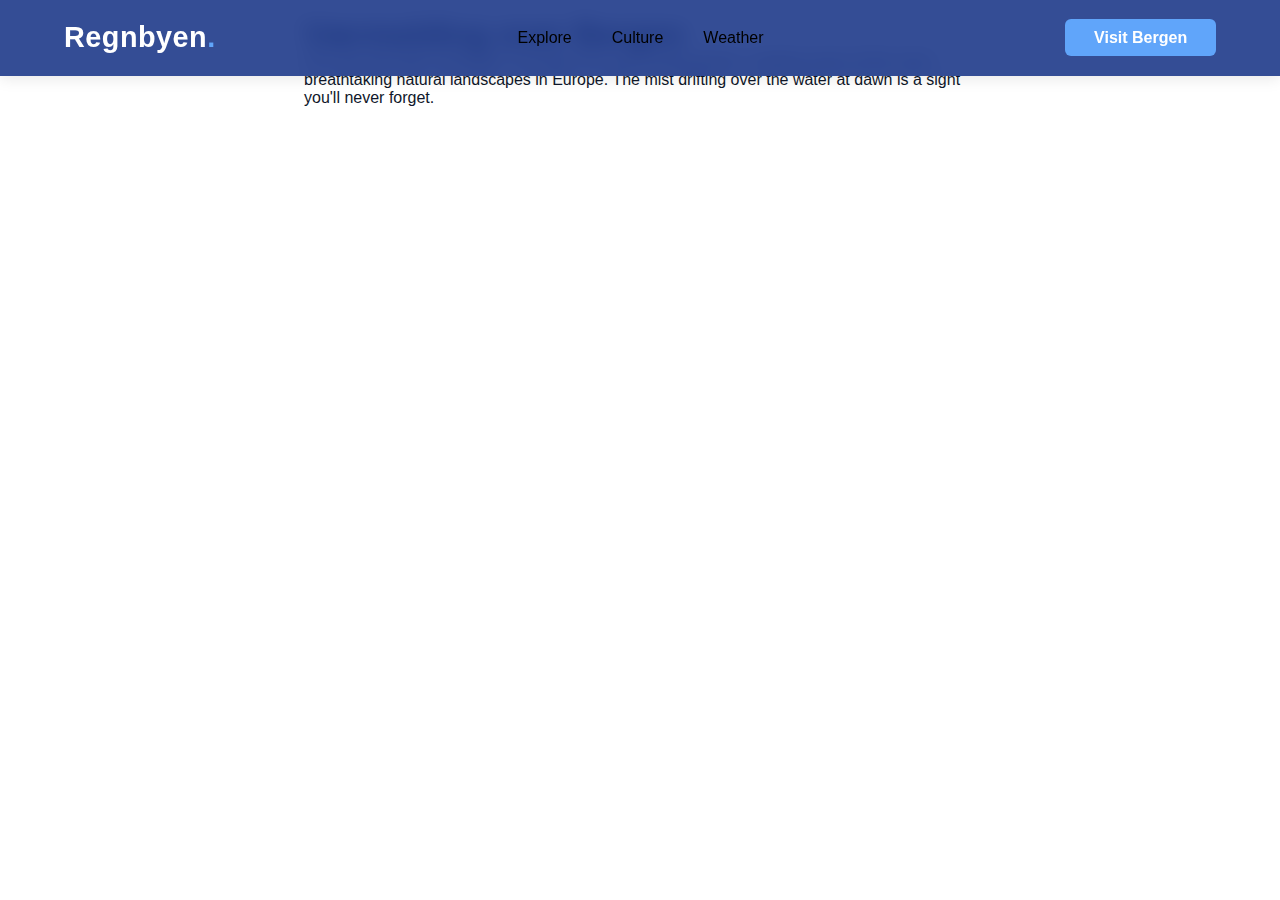
<file: article1.html>
<!-- article1.html -->
<!DOCTYPE html>
<html lang="en">
<head>
<meta charset="UTF-8">
<title>Regnbyen Bergen – Værmelding over Bergen</title>
<link rel="stylesheet" href="style.css">
</head>
<body>
<nav class="nav-container">
        <div class="nav-content">
            <a href="index.html" class="logo" style="font-size: 1.8rem; font-weight: 700; color: white; text-decoration: none;">Regnbyen<span style="color: var(--secondary);">.</span></a>
            
            <div class="nav-links">
                <div class="dropdown">
                    <span>Explore</span>
                    <div class="dropdown-menu">
                        <a href="#" class="dropdown-link">Landmarks</a>
                        <a href="#" class="dropdown-link">Neighborhoods</a>
                        <a href="#" class="dropdown-link">Hidden Gems</a>
                    </div>
                </div>
                
                <div class="dropdown">
                    <span>Culture</span>
                    <div class="dropdown-menu">
                        <a href="#" class="dropdown-link">Museums</a>
                        <a href="#" class="dropdown-link">Festivals</a>
                        <a href="#" class="dropdown-link">Cuisine</a>
                    </div>
                </div>
                
                <div class="dropdown">
                    <span>Weather</span>
                    <div class="dropdown-menu">
                        <a href="#" class="dropdown-link">Rainy Days Guide</a>
                        <a href="#" class="dropdown-link">Seasonal Patterns</a>
                        <a href="#" class="dropdown-link">What to Wear</a>
                    </div>
                </div>
            </div>
            
            <a href="#" class="nav-cta">Visit Bergen</a>
        </div>
    </nav>

<section class="article">
  <h1>Værmelding over Bergen</h1>
  <p>
    The rain that falls on Bergen nourishes the surrounding fjords, creating some of the most breathtaking natural landscapes in Europe. The mist drifting over the water at dawn is a sight you'll never forget.
  </p>
</section>
</body>
</html>
</file>
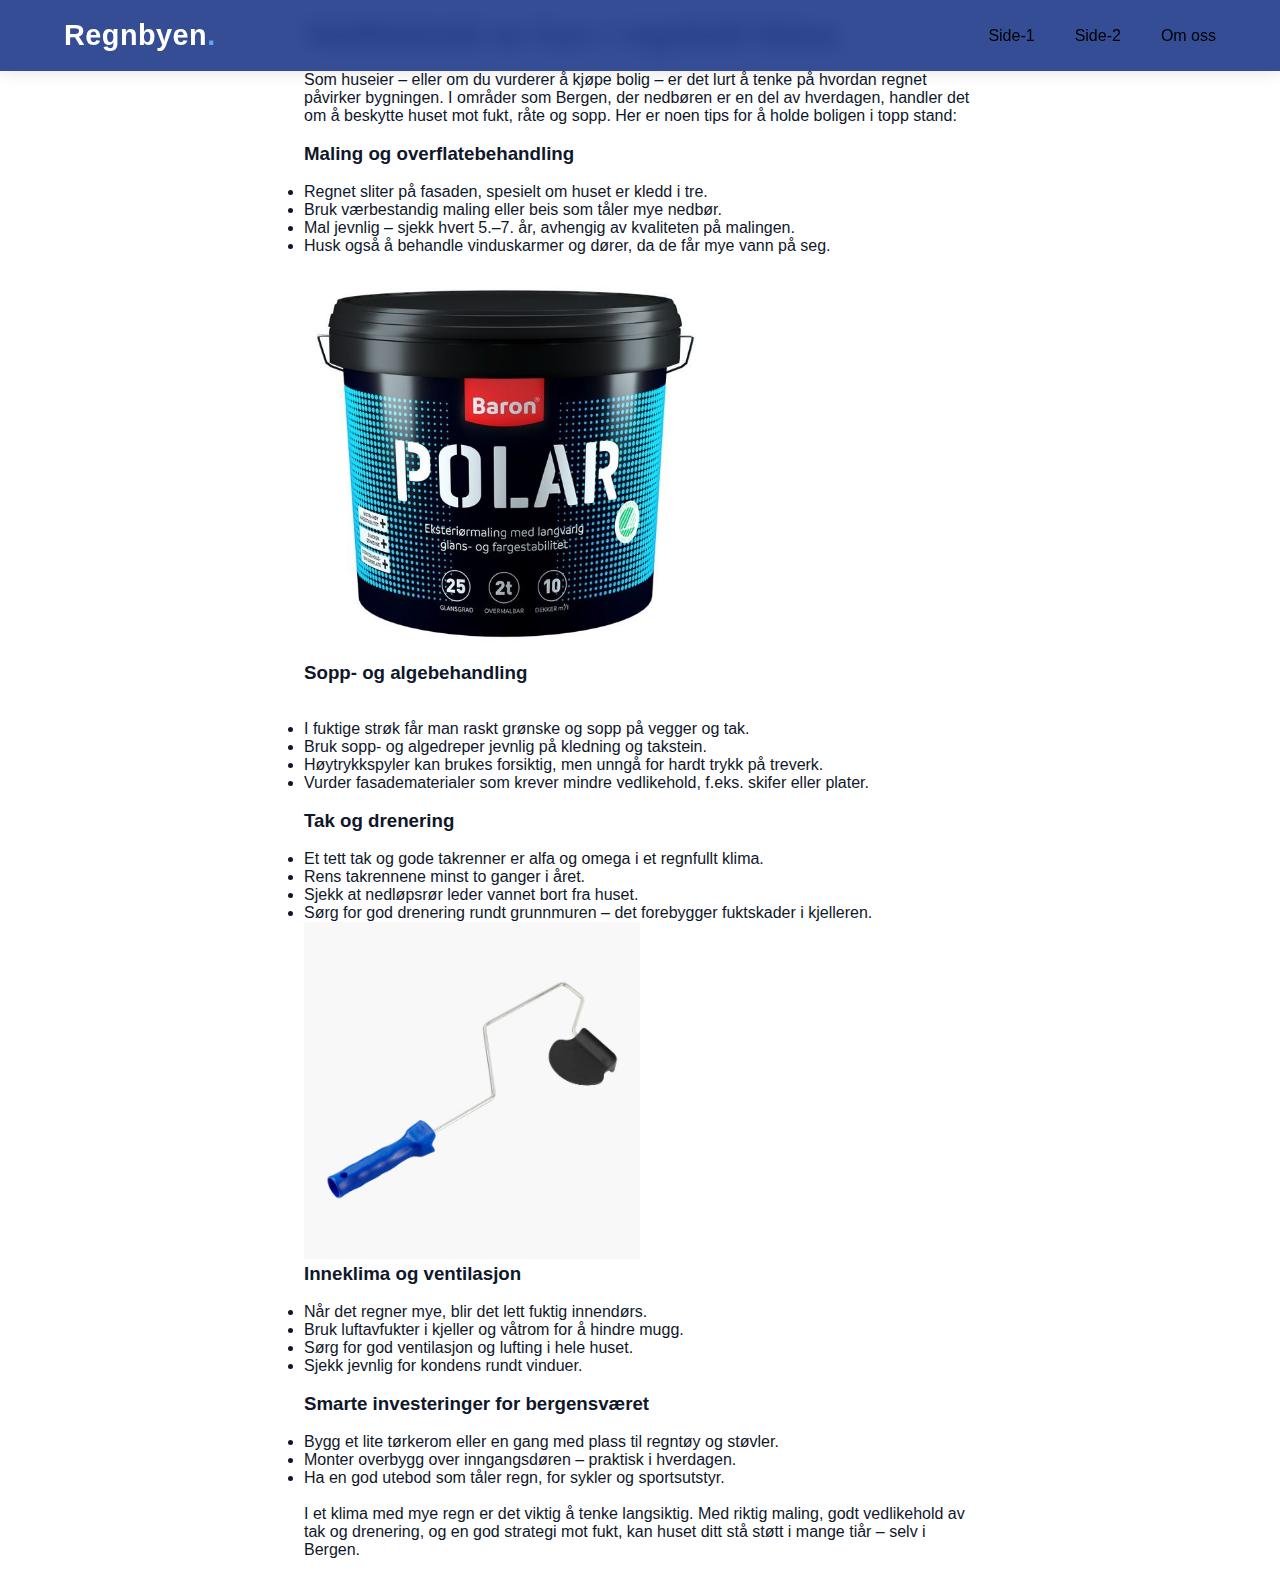
<file: article3.html>
<!-- article1.html -->
<!DOCTYPE html>
<html lang="en">
<head>
<meta charset="UTF-8">
<title>Regnbyen Bergen – Værmelding over Bergen</title>
<link rel="stylesheet" href="style.css">
</head>
<body>
<nav class="nav-container">
        <div class="nav-content page-content">
            <a href="index.html" class="logo" style="font-size: 1.8rem; font-weight: 700; color: white; text-decoration: none;">Regnbyen<span style="color: var(--secondary);">.</span></a>
            
            <div class="nav-links">
                <span class="nav-item">Side-1</span>
                <span class="nav-item">Side-2</span>
                <span class="nav-item">Om oss</span>
            </div>
        </div>
    </nav>

<section class="article">

  <h1>Vedlikehold av hus i regnfullt klima</h1>
  <br>
  <p>
    Som huseier – eller om du vurderer å kjøpe bolig – er det lurt å tenke på
    hvordan regnet påvirker bygningen. I områder som Bergen, der nedbøren er en
    del av hverdagen, handler det om å beskytte huset mot fukt, råte og sopp.
    Her er noen tips for å holde boligen i topp stand:
  </p>
  <br>

  <h3>Maling og overflatebehandling</h3>
  <br>
  <ul>
    <li>Regnet sliter på fasaden, spesielt om huset er kledd i tre.</li>
    <li>Bruk værbestandig maling eller beis som tåler mye nedbør.</li>
    <li>Mal jevnlig – sjekk hvert 5.–7. år, avhengig av kvaliteten på malingen.</li>
    <li>Husk også å behandle vinduskarmer og dører, da de får mye vann på seg.</li>
  </ul>
  <img src="baron.jpg" alt="maling" width="60%">
  <br>

  <h3>Sopp- og algebehandling</h3>
  <br>
  <ul>
    <br>
    <li>I fuktige strøk får man raskt grønske og sopp på vegger og tak.</li>
    <li>Bruk sopp- og algedreper jevnlig på kledning og takstein.</li>
    <li>Høytrykkspyler kan brukes forsiktig, men unngå for hardt trykk på treverk.</li>
    <li>Vurder fasadematerialer som krever mindre vedlikehold, f.eks. skifer eller plater.</li>
  </ul>
  <br>

  <h3>Tak og drenering</h3>
  <br>
  <ul>
    <li>Et tett tak og gode takrenner er alfa og omega i et regnfullt klima.</li>
    <li>Rens takrennene minst to ganger i året.</li>
    <li>Sjekk at nedløpsrør leder vannet bort fra huset.</li>
    <li>Sørg for god drenering rundt grunnmuren – det forebygger fuktskader i kjelleren.</li>
  </ul>
  <img src="takrens.jpg" alt="takrens" width="50%">
  <br>

  <h3>Inneklima og ventilasjon</h3>
  <br>
  <ul>
    <li>Når det regner mye, blir det lett fuktig innendørs.</li>
    <li>Bruk luftavfukter i kjeller og våtrom for å hindre mugg.</li>
    <li>Sørg for god ventilasjon og lufting i hele huset.</li>
    <li>Sjekk jevnlig for kondens rundt vinduer.</li>
  </ul>
  <br>

  <h3>Smarte investeringer for bergensværet</h3>
  <br>
  <ul>
    <li>Bygg et lite tørkerom eller en gang med plass til regntøy og støvler.</li>
    <li>Monter overbygg over inngangsdøren – praktisk i hverdagen.</li>
    <li>Ha en god utebod som tåler regn, for sykler og sportsutstyr.</li>
  </ul>
  <br>

  <p>
    I et klima med mye regn er det viktig å tenke langsiktig. Med riktig maling,
    godt vedlikehold av tak og drenering, og en god strategi mot fukt, kan huset
    ditt stå støtt i mange tiår – selv i Bergen.
  </p>
</section>
</body>
</html>
</file>
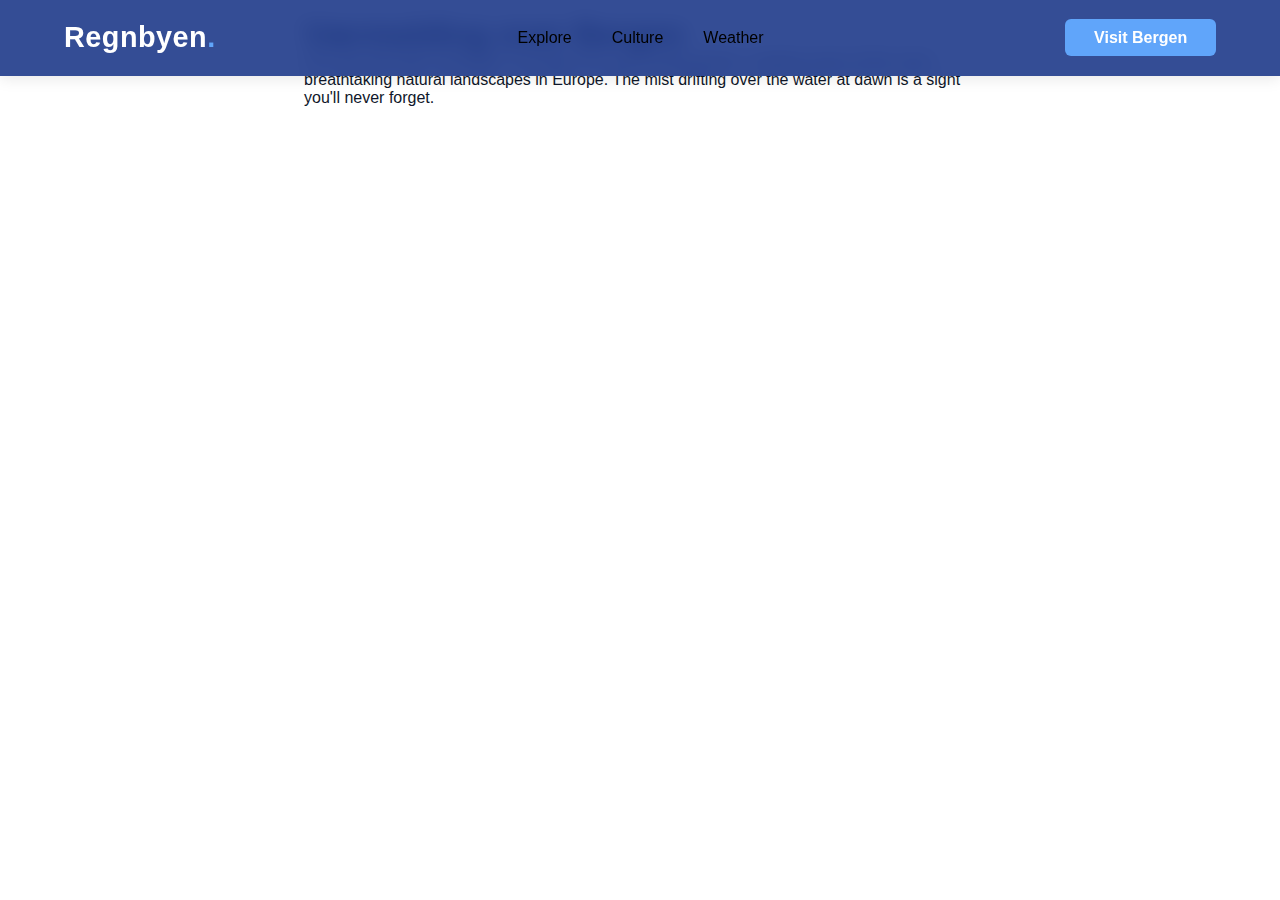
<file: article4.html>
<!-- article1.html -->
<!DOCTYPE html>
<html lang="en">
<head>
<meta charset="UTF-8">
<title>Regnbyen Bergen – Værmelding over Bergen</title>
<link rel="stylesheet" href="style.css">
</head>
<body>
<nav class="nav-container">
  <div class="nav-content">
    <a href="index.html" class="logo" style="font-size:1.8rem; font-weight:700; color:white; text-decoration:none;">
      Regnbyen<span style="color:#60a5fa;">.</span>
    </a>
    <div class="nav-links">
      <div class="dropdown"><span>Explore</span>
        <div class="dropdown-menu">
          <a href="#" class="dropdown-link">Landmarks</a>
          <a href="#" class="dropdown-link">Neighborhoods</a>
          <a href="#" class="dropdown-link">Hidden Gems</a>
        </div>
      </div>
      <div class="dropdown"><span>Culture</span>
        <div class="dropdown-menu">
          <a href="#" class="dropdown-link">Museums</a>
          <a href="#" class="dropdown-link">Festivals</a>
          <a href="#" class="dropdown-link">Cuisine</a>
        </div>
      </div>
      <div class="dropdown"><span>Weather</span>
        <div class="dropdown-menu">
          <a href="#" class="dropdown-link">Rainy Days Guide</a>
          <a href="#" class="dropdown-link">Seasonal Patterns</a>
          <a href="#" class="dropdown-link">What to Wear</a>
        </div>
      </div>
    </div>
    <a href="#" class="nav-cta">Visit Bergen</a>
  </div>
</nav>

<section class="article">
  <h1>Værmelding over Bergen</h1>
  <p>
    The rain that falls on Bergen nourishes the surrounding fjords, creating some of the most breathtaking natural landscapes in Europe. The mist drifting over the water at dawn is a sight you'll never forget.
  </p>
</section>
</body>
</html>
</file>
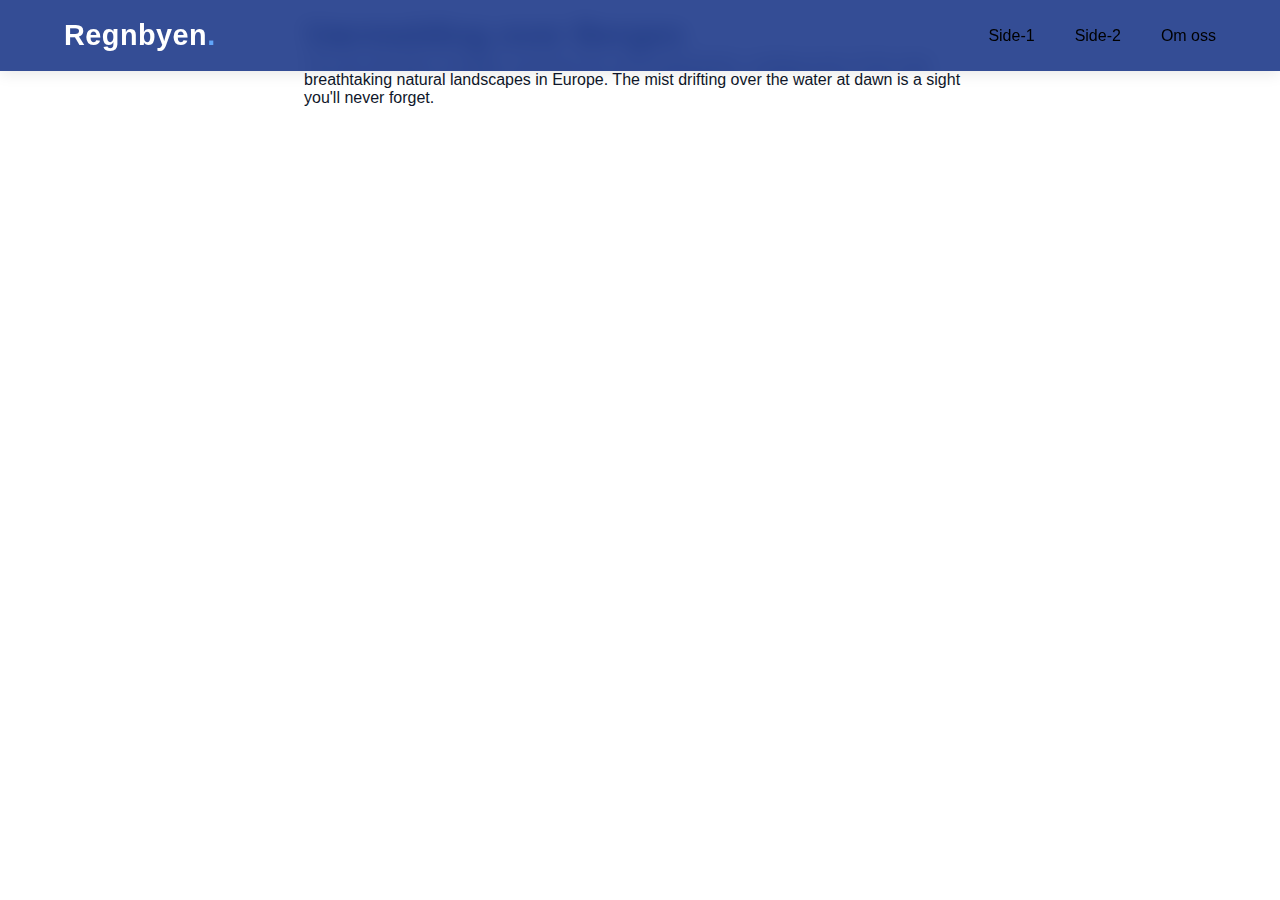
<file: article5.html>
<!-- article1.html -->
<!DOCTYPE html>
<html lang="en">
<head>
<meta charset="UTF-8">
<title>Regnbyen Bergen – Værmelding over Bergen</title>
<link rel="stylesheet" href="style.css">
</head>
<body>
<nav class="nav-container">
        <div class="nav-content page-content">
            <a href="index.html" class="logo" style="font-size: 1.8rem; font-weight: 700; color: white; text-decoration: none;">Regnbyen<span style="color: var(--secondary);">.</span></a>
            
            <div class="nav-links">
                <span class="nav-item">Side-1</span>
                <span class="nav-item">Side-2</span>
                <span class="nav-item">Om oss</span>
            </div>
        </div>
    </nav>

<section class="article">
  <h1>Værmelding over Bergen</h1>
  <p>
    The rain that falls on Bergen nourishes the surrounding fjords, creating some of the most breathtaking natural landscapes in Europe. The mist drifting over the water at dawn is a sight you'll never forget.
  </p>
</section>
</body>
</html>
</file>
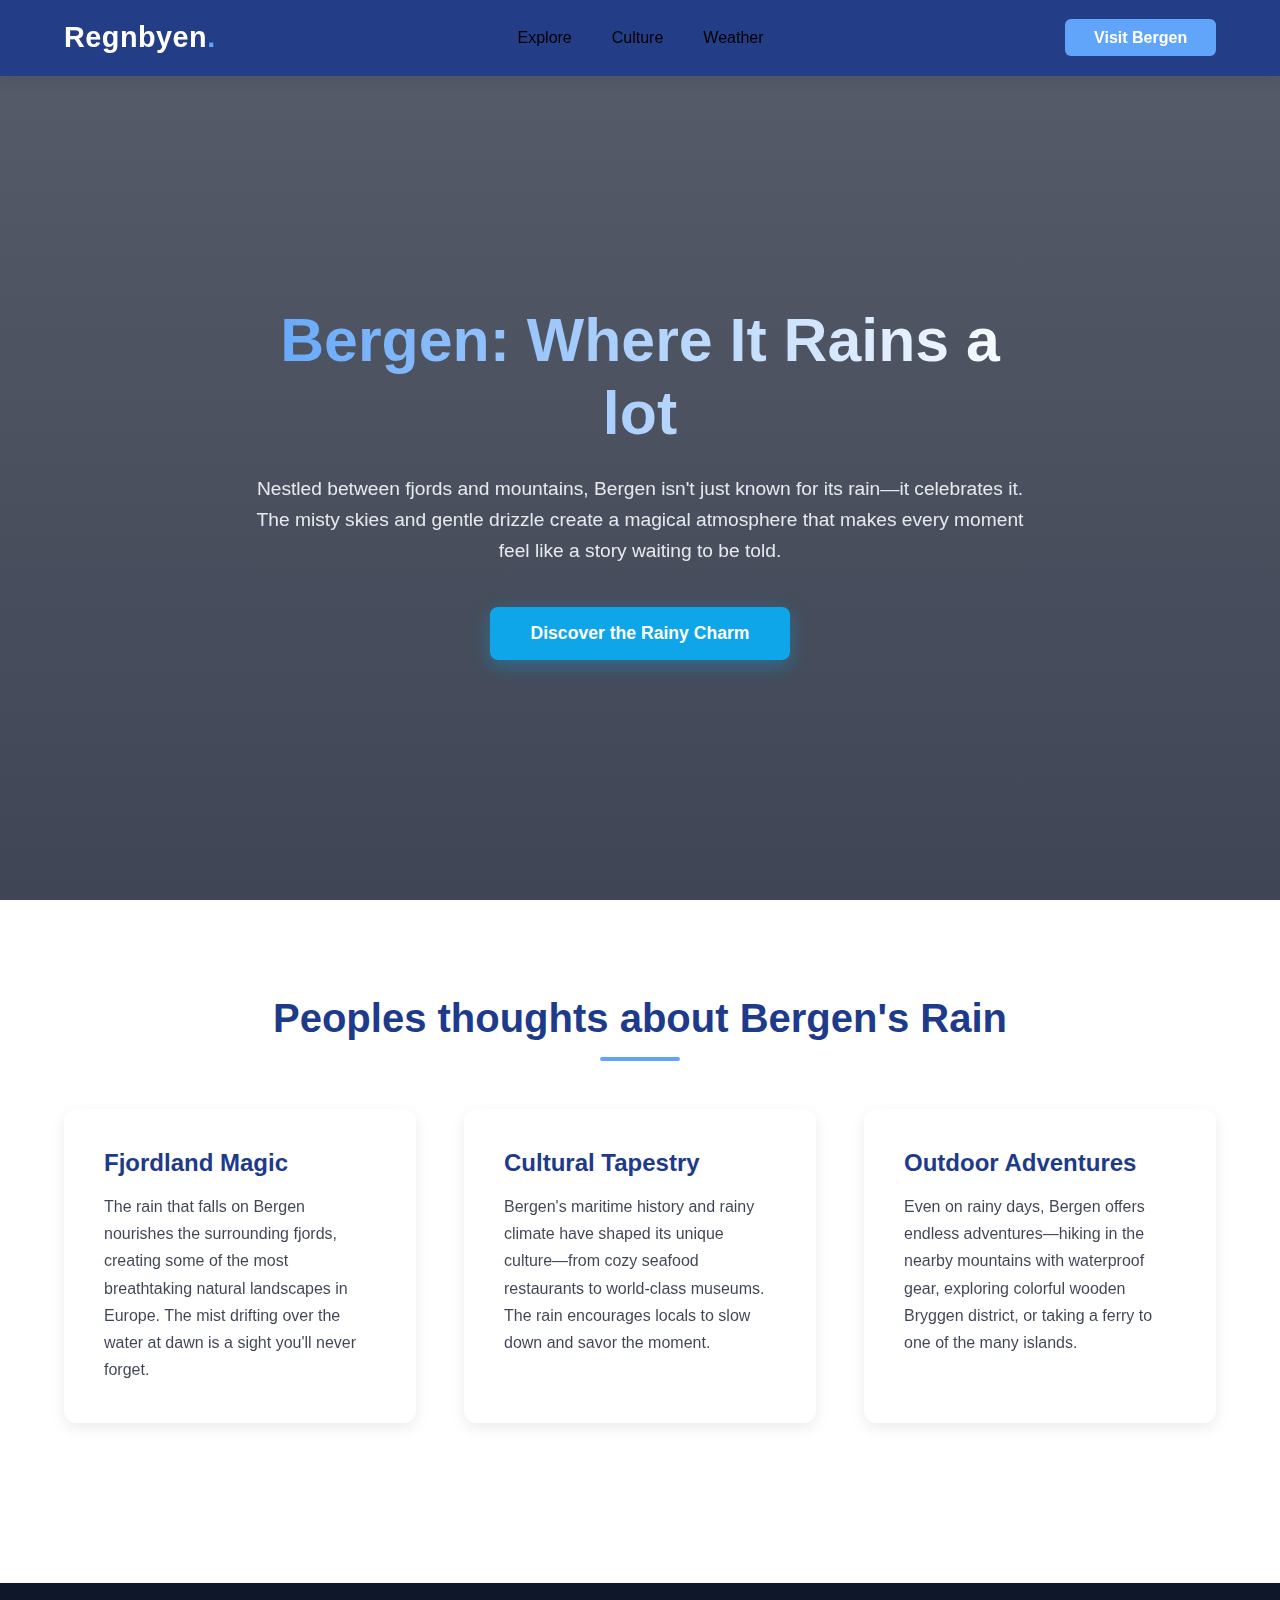
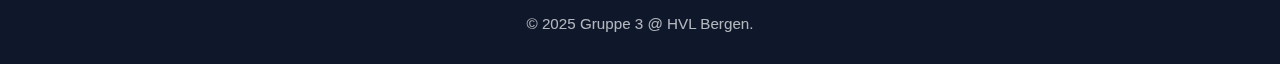
<file: bytedance.html>
<!DOCTYPE html>
<html lang="en">
<head>
    <meta charset="UTF-8">
    <meta name="viewport" content="width=device-width, initial-scale=1.0">
    <title>Regnbyen Bergen</title>
    <style>
        :root {
            --primary: #1e3a8a; /* Deep Nordic blue */
            --secondary: #60a5fa; /* Rainy sky blue */
            --accent: #0ea5e9; /* Ocean-inspired teal */
            --text-light: #f8fafc; /* Off-white for text */
            --bg-dark: #0f172a; /* Dark navy for depth */
        }

        * {
            margin: 0;
            padding: 0;
            box-sizing: border-box;
            font-family: 'Segoe UI', Tahoma, Geneva, Verdana, sans-serif;
        }

        /* Navigation Bar - Superlist Inspired */
        .nav-container {
            position: fixed;
            top: 0;
            width: 100%;
            padding: 1.2rem 5%;
            background-color: rgba(30, 58, 138, 0.9);
            backdrop-filter: blur(10px);
            z-index: 100;
            box-shadow: 0 2px 15px rgba(0, 0, 0, 0.1);
        }

        .nav-content {
            max-width: 1400px;
            margin: 0 auto;
            display: flex;
            justify-content: space-between;
            align-items: center;
            gap: 2rem;
        }

        .logo {
            font-size: 1.6rem;
            font-weight: 700;
            color: var(--text-light);
            text-decoration: none;
            letter-spacing: 0.5px;
        }

        .nav-links {
            display: flex;
            gap: 2.5rem;
        }

        .nav-item {
            position: relative;
            cursor: pointer;
        }

        .nav-item span {
            color: var(--text-light);
            font-weight: 500;
            padding: 0.6rem 0;
            display: inline-block;
            transition: color 0.3s ease;
        }

        .nav-item:hover span {
            color: var(--secondary);
        }

        .dropdown-menu {
            position: absolute;
            top: 120%;
            left: 50%;
            transform: translateX(-50%);
            background-color: white;
            border-radius: 10px;
            box-shadow: 0 8px 25px rgba(0, 0, 0, 0.12);
            padding: 1rem 0;
            min-width: 220px;
            opacity: 0;
            visibility: hidden;
            transition: all 0.3s ease;
        }

        .nav-item:hover .dropdown-menu {
            opacity: 1;
            visibility: visible;
            transform: translateX(-50%) translateY(-8px);
        }

        .dropdown-link {
            display: block;
            color: var(--primary);
            text-decoration: none;
            padding: 0.7rem 2rem;
            font-size: 0.98rem;
            transition: all 0.3s ease;
        }

        .dropdown-link:hover {
            background-color: rgba(96, 165, 250, 0.1);
            color: var(--accent);
            padding-left: 2.4rem;
        }

        .nav-cta {
            background-color: var(--secondary);
            color: white;
            padding: 0.6rem 1.8rem;
            border-radius: 6px;
            text-decoration: none;
            font-weight: 600;
            transition: all 0.3s ease;
        }

        .nav-cta:hover {
            background-color: var(--accent);
            transform: translateY(-2px);
            box-shadow: 0 4px 12px rgba(14, 165, 233, 0.3);
        }

        /* Hero Section - Rainy Bergen Vibe */
        .hero {
            min-height: 100vh;
            display: flex;
            align-items: center;
            justify-content: center;
            text-align: center;
            padding: 6rem 5% 2rem;
            background: linear-gradient(rgba(15, 23, 42, 0.7), rgba(15, 23, 42, 0.8)), 
                        url('') center/cover;
            color: var(--text-light);
            position: relative;
            overflow: hidden;
        }

        .hero::before {
            content: "";
            position: absolute;
            top: 0;
            left: 0;
            width: 100%;
            height: 100%;
            background-image: url('https://www.transparenttextures.com/patterns/rain.png');
            opacity: 0.15;
            pointer-events: none;
        }

        .hero-content {
            max-width: 800px;
            z-index: 2;
        }

        .hero h1 {
            font-size: 3.8rem;
            margin-bottom: 1.5rem;
            background: linear-gradient(to right, var(--secondary), white);
            -webkit-background-clip: text;
            background-clip: text;
            color: transparent;
            line-height: 1.2;
        }

        .hero p {
            font-size: 1.2rem;
            margin-bottom: 2.5rem;
            line-height: 1.6;
            opacity: 0.9;
        }

        .cta-button {
            display: inline-block;
            background-color: var(--accent);
            color: white;
            padding: 1rem 2.5rem;
            border-radius: 8px;
            text-decoration: none;
            font-weight: 600;
            font-size: 1.1rem;
            transition: all 0.4s ease;
            box-shadow: 0 6px 20px rgba(14, 165, 233, 0.4);
        }

        .cta-button:hover {
            transform: translateY(-3px);
            box-shadow: 0 8px 25px rgba(14, 165, 233, 0.5);
            background-color: #0d9488; /* Slightly darker teal */
        }

        /* Rain Animation Overlay */
        .rain {
            position: absolute;
            top: 0;
            left: 0;
            width: 100%;
            height: 100%;
            pointer-events: none;
            z-index: 1;
        }

        .drop {
            position: absolute;
            bottom: 100%;
            width: 1.5px;
            background: linear-gradient(to bottom, transparent, rgba(255, 255, 255, 0.7));
            border-radius: 50% 50% 50% 50% / 60% 60% 40% 40%;
            animation: rain linear infinite;
        }

        @keyframes rain {
            to {
                transform: translateY(100vh);
            }
        }

        /* About Section */
        .about {
            padding: 6rem 5%;
            max-width: 1400px;
            margin: 0 auto;
            color: var(--bg-dark);
        }

        .about h2 {
            font-size: 2.5rem;
            margin-bottom: 3rem;
            text-align: center;
            color: var(--primary);
            position: relative;
        }

        .about h2::after {
            content: "";
            display: block;
            width: 80px;
            height: 4px;
            background-color: var(--secondary);
            margin: 1rem auto 0;
            border-radius: 2px;
        }

        .about-grid {
            display: grid;
            grid-template-columns: repeat(auto-fit, minmax(300px, 1fr));
            gap: 3rem;
        }

        .card {
            background-color: white;
            border-radius: 12px;
            padding: 2.5rem;
            box-shadow: 0 5px 15px rgba(0, 0, 0, 0.08);
            transition: transform 0.3s ease;
        }

        .card:hover {
            transform: translateY(-10px);
        }

        .card h3 {
            font-size: 1.5rem;
            margin-bottom: 1rem;
            color: var(--primary);
        }

        .card p {
            line-height: 1.7;
            opacity: 0.8;
        }

        /* Footer */
        footer {
            background-color: var(--bg-dark);
            color: var(--text-light);
            text-align: center;
            padding: 2rem 5%;
            margin-top: 4rem;
        }

        footer p {
            opacity: 0.7;
            font-size: 0.95rem;
        }

        /* Responsive Adjustments */
        @media (max-width: 768px) {
            .nav-links {
                display: none; /* Simplified mobile nav - can add hamburger with JS later */
            }
            
            .hero h1 {
                font-size: 2.5rem;
            }
            
            .hero p {
                font-size: 1.1rem;
            }
            
            .about-grid {
                grid-template-columns: 1fr;
            }
        }

        /* Generate random rain drops */
        @media (prefers-reduced-motion: no-preference) {
            .rain {
                display: block;
            }
        }
    </style>
</head>
<body>
    <!-- Navigation Bar -->
    <nav class="nav-container">
        <div class="nav-content">
            <a href="#" class="logo" style="font-size: 1.8rem; font-weight: 700; color: white; text-decoration: none;">Regnbyen<span style="color: var(--secondary);">.</span></a>
            
            <div class="nav-links">
                <div class="dropdown">
                    <span>Explore</span>
                    <div class="dropdown-menu">
                        <a href="#" class="dropdown-link">Landmarks</a>
                        <a href="#" class="dropdown-link">Neighborhoods</a>
                        <a href="#" class="dropdown-link">Hidden Gems</a>
                    </div>
                </div>
                
                <div class="dropdown">
                    <span>Culture</span>
                    <div class="dropdown-menu">
                        <a href="#" class="dropdown-link">Museums</a>
                        <a href="#" class="dropdown-link">Festivals</a>
                        <a href="#" class="dropdown-link">Cuisine</a>
                    </div>
                </div>
                
                <div class="dropdown">
                    <span>Weather</span>
                    <div class="dropdown-menu">
                        <a href="#" class="dropdown-link">Rainy Days Guide</a>
                        <a href="#" class="dropdown-link">Seasonal Patterns</a>
                        <a href="#" class="dropdown-link">What to Wear</a>
                    </div>
                </div>
            </div>
            
            <a href="#" class="nav-cta">Visit Bergen</a>
        </div>
    </nav>

    <!-- Hero Section -->
    <section class="hero">
        <div class="rain" id="rain"></div>
        
        <div class="hero-content">
            <h1>Bergen: Where It Rains a lot </h1>
            <p>Nestled between fjords and mountains, Bergen isn't just known for its rain—it celebrates it. The misty skies and gentle drizzle create a magical atmosphere that makes every moment feel like a story waiting to be told.</p>
            <a href="#" class="cta-button">Discover the Rainy Charm</a>
        </div>
    </section>

    <!-- About Section -->
    <section class="about">
        <h2>Peoples thoughts about Bergen's Rain</h2>
        
        <div class="about-grid">
            <div class="card">
                <h3>Fjordland Magic</h3>
                <p>The rain that falls on Bergen nourishes the surrounding fjords, creating some of the most breathtaking natural landscapes in Europe. The mist drifting over the water at dawn is a sight you'll never forget.</p>
            </div>
            
            <div class="card">
                <h3>Cultural Tapestry</h3>
                <p>Bergen's maritime history and rainy climate have shaped its unique culture—from cozy seafood restaurants to world-class museums. The rain encourages locals to slow down and savor the moment.</p>
            </div>
            
            <div class="card">
                <h3>Outdoor Adventures</h3>
                <p>Even on rainy days, Bergen offers endless adventures—hiking in the nearby mountains with waterproof gear, exploring colorful wooden Bryggen district, or taking a ferry to one of the many islands.</p>
            </div>
        </div>
    </section>

    <!-- Footer -->
    <footer>
        <p>&copy; 2025 Gruppe 3 @ HVL Bergen.</p>
    </footer>

    <!-- Rain Animation Script -->
    <script>
        document.addEventListener('DOMContentLoaded', function() {
            const rainContainer = document.getElementById('rain');
            const dropCount = 150; // Number of rain drops
            
            for (let i = 0; i < dropCount; i++) {
                const drop = document.createElement('div');
                drop.classList.add('drop');
                
                // Random position across the screen
                const leftPos = Math.random() * 100;
                drop.style.left = `${leftPos}%`;
                
                // Random length (30-80px)
                const length = 30 + Math.random() * 50;
                drop.style.height = `${length}px`;
                
                // Random animation duration (1-2.5s) for natural variation
                const duration = 1 + Math.random() * 1.5;
                drop.style.animationDuration = `${duration}s`;
                
                // Random delay to start animation
                drop.style.animationDelay = `${Math.random() * 2}s`;
                
                rainContainer.appendChild(drop);
            }
        });
    </script>
</body>
</html>
</file>
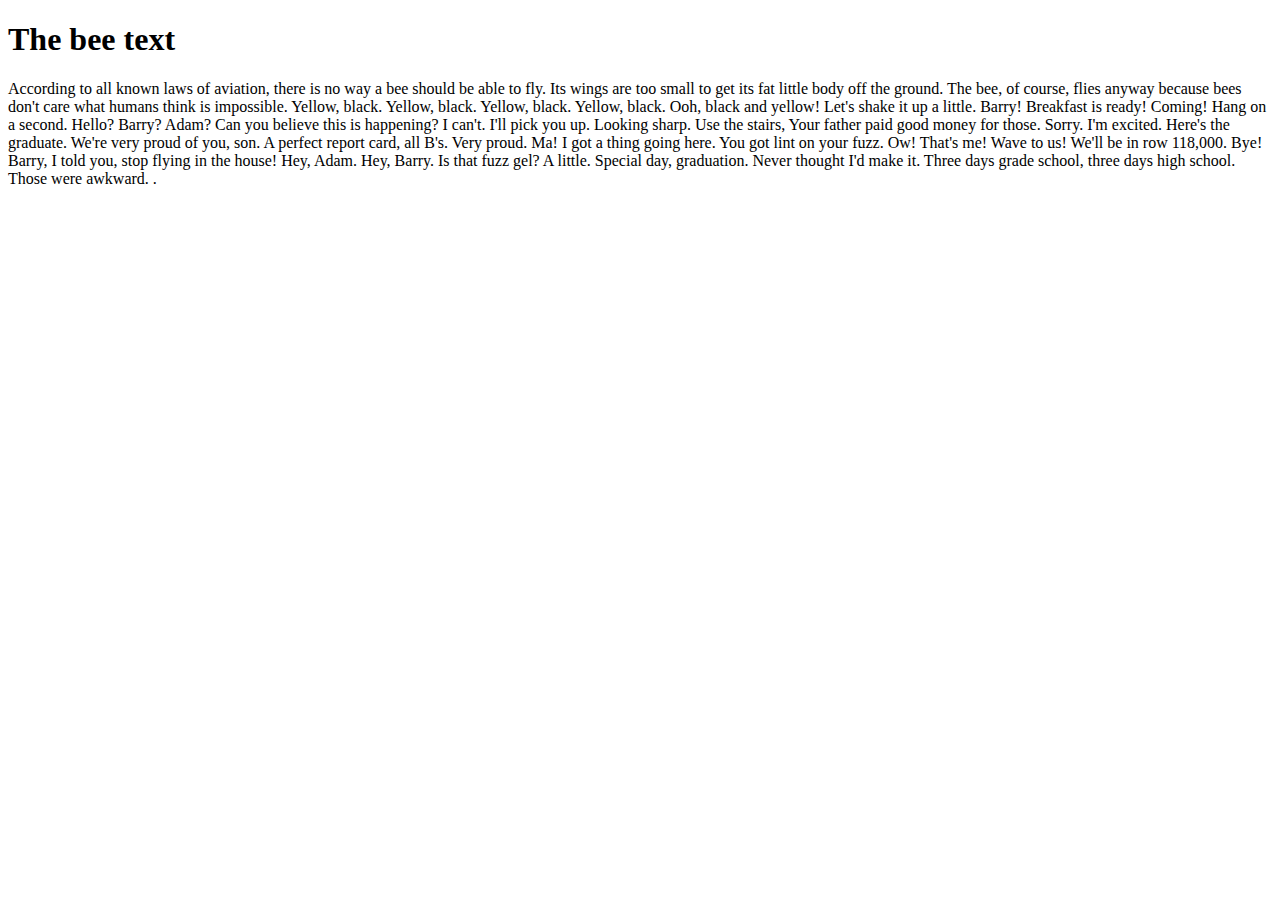
<file: Home.html>
<!DOCTYPE html>
<html lang="en">
<head>
    <meta charset="UTF-8">
    <meta name="viewport" content="width=device-width, initial-scale=1.0">
    <title>The BEE</title>
</head>
<body>
    <h1>The bee text</h1>
    <div
    <p>According to all known laws of aviation, there is no way a bee should be able to fly.
Its wings are too small to get its fat little body off the ground.
The bee, of course, flies anyway because bees don't care what humans think is impossible.
Yellow, black. Yellow, black. Yellow, black. Yellow, black.
Ooh, black and yellow!
Let's shake it up a little.
Barry! Breakfast is ready!
Coming!
Hang on a second.
Hello?
Barry?
Adam?
Can you believe this is happening?
I can't.
I'll pick you up.
Looking sharp.
Use the stairs, Your father paid good money for those.
Sorry. I'm excited.
Here's the graduate.
We're very proud of you, son.
A perfect report card, all B's.
Very proud.
Ma! I got a thing going here.
You got lint on your fuzz.
Ow! That's me!
Wave to us! We'll be in row 118,000.
Bye!
Barry, I told you, stop flying in the house!
Hey, Adam.
Hey, Barry.
Is that fuzz gel?
A little. Special day, graduation.
Never thought I'd make it.
Three days grade school, three days high school.
Those were awkward.
.</p> </div>
<img
</body>
</html>
</file>
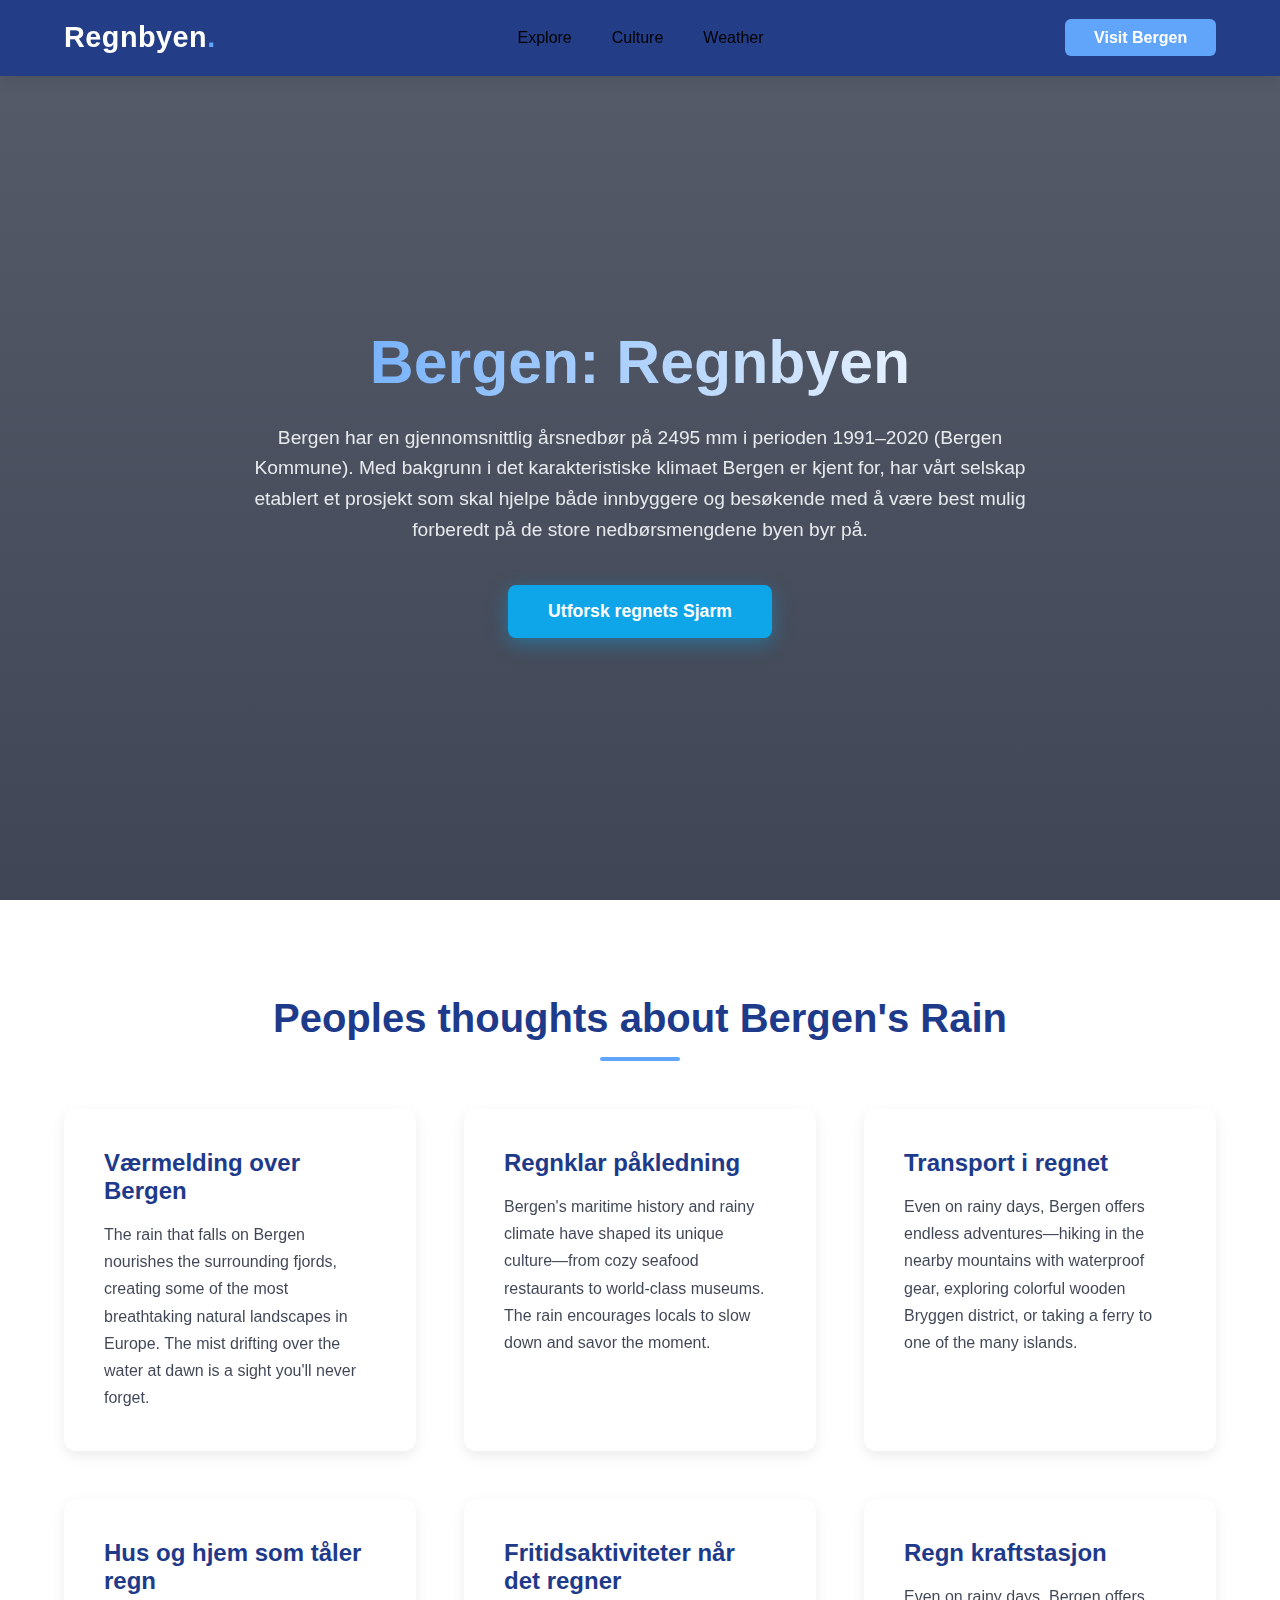
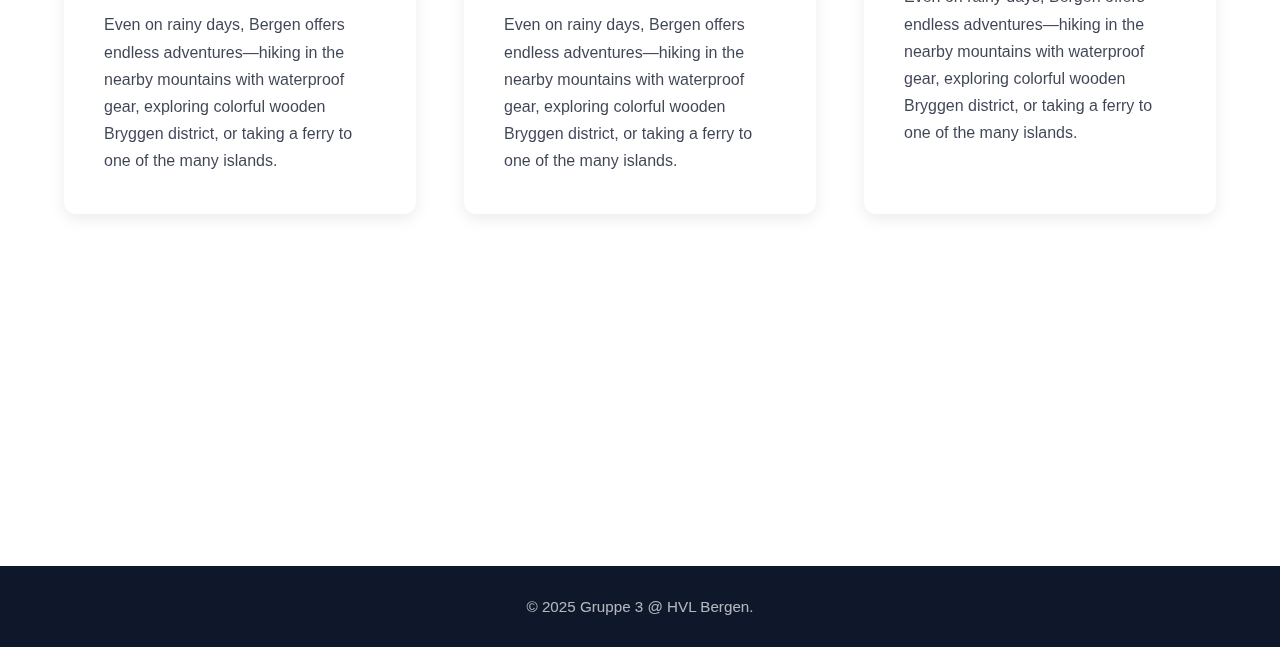
<file: testpage2.html>
<!DOCTYPE html>
<html lang="en">
<head>
    <meta charset="UTF-8">
    <meta name="viewport" content="width=device-width, initial-scale=1.0">
    <title>Regnbyen Bergen</title>
    <style>
        :root {
            --primary: #1e3a8a; /* Deep Nordic blue */
            --secondary: #60a5fa; /* Rainy sky blue */
            --accent: #0ea5e9; /* Ocean-inspired teal */
            --text-light: #f8fafc; /* Off-white for text */
            --bg-dark: #0f172a; /* Dark navy for depth */
        }

        * {
            margin: 0;
            padding: 0;
            box-sizing: border-box;
            font-family: 'Segoe UI', Tahoma, Geneva, Verdana, sans-serif;
        }

        /* Navigation Bar - Superlist Inspired */
        .nav-container {
            position: fixed;
            top: 0;
            width: 100%;
            padding: 1.2rem 5%;
            background-color: rgba(30, 58, 138, 0.9);
            backdrop-filter: blur(10px);
            z-index: 100;
            box-shadow: 0 2px 15px rgba(0, 0, 0, 0.1);
        }

        .nav-content {
            max-width: 1400px;
            margin: 0 auto;
            display: flex;
            justify-content: space-between;
            align-items: center;
            gap: 2rem;
        }

        .logo {
            font-size: 1.6rem;
            font-weight: 700;
            color: var(--text-light);
            text-decoration: none;
            letter-spacing: 0.5px;
        }

        .nav-links {
            display: flex;
            gap: 2.5rem;
        }

        .nav-item {
            position: relative;
            cursor: pointer;
        }

        .nav-item span {
            color: var(--text-light);
            font-weight: 500;
            padding: 0.6rem 0;
            display: inline-block;
            transition: color 0.3s ease;
        }

        .nav-item:hover span {
            color: var(--secondary);
        }

        .dropdown-menu {
            position: absolute;
            top: 120%;
            left: 50%;
            transform: translateX(-50%);
            background-color: white;
            border-radius: 10px;
            box-shadow: 0 8px 25px rgba(0, 0, 0, 0.12);
            padding: 1rem 0;
            min-width: 220px;
            opacity: 0;
            visibility: hidden;
            transition: all 0.3s ease;
        }

        .nav-item:hover .dropdown-menu {
            opacity: 1;
            visibility: visible;
            transform: translateX(-50%) translateY(-8px);
        }

        .dropdown-link {
            display: block;
            color: var(--primary);
            text-decoration: none;
            padding: 0.7rem 2rem;
            font-size: 0.98rem;
            transition: all 0.3s ease;
        }

        .dropdown-link:hover {
            background-color: rgba(96, 165, 250, 0.1);
            color: var(--accent);
            padding-left: 2.4rem;
        }

        .nav-cta {
            background-color: var(--secondary);
            color: white;
            padding: 0.6rem 1.8rem;
            border-radius: 6px;
            text-decoration: none;
            font-weight: 600;
            transition: all 0.3s ease;
        }

        .nav-cta:hover {
            background-color: var(--accent);
            transform: translateY(-2px);
            box-shadow: 0 4px 12px rgba(14, 165, 233, 0.3);
        }

        /* Hero Section - Rainy Bergen Vibe */
        .hero {
            min-height: 100vh;
            display: flex;
            align-items: center;
            justify-content: center;
            text-align: center;
            padding: 6rem 5% 2rem;
            background: linear-gradient(rgba(15, 23, 42, 0.7), rgba(15, 23, 42, 0.8)), 
                        url('') center/cover;
            color: var(--text-light);
            position: relative;
            overflow: hidden;
        }

        .hero::before {
            content: "";
            position: absolute;
            top: 0;
            left: 0;
            width: 100%;
            height: 100%;
            background-image: url('https://www.transparenttextures.com/patterns/rain.png');
            opacity: 0.15;
            pointer-events: none;
        }

        .hero-content {
            max-width: 800px;
            z-index: 2;
        }

        .hero h1 {
            font-size: 3.8rem;
            margin-bottom: 1.5rem;
            background: linear-gradient(to right, var(--secondary), white);
            -webkit-background-clip: text;
            background-clip: text;
            color: transparent;
            line-height: 1.2;
        }

        .hero p {
            font-size: 1.2rem;
            margin-bottom: 2.5rem;
            line-height: 1.6;
            opacity: 0.9;
        }

        .cta-button {
            display: inline-block;
            background-color: var(--accent);
            color: white;
            padding: 1rem 2.5rem;
            border-radius: 8px;
            text-decoration: none;
            font-weight: 600;
            font-size: 1.1rem;
            transition: all 0.4s ease;
            box-shadow: 0 6px 20px rgba(14, 165, 233, 0.4);
        }

        .cta-button:hover {
            transform: translateY(-3px);
            box-shadow: 0 8px 25px rgba(14, 165, 233, 0.5);
            background-color: #0d9488; /* Slightly darker teal */
        }

        /* Rain Animation Overlay */
        .rain {
            position: absolute;
            top: 0;
            left: 0;
            width: 100%;
            height: 100%;
            pointer-events: none;
            z-index: 1;
        }

        .drop {
            position: absolute;
            bottom: 100%;
            width: 1.5px;
            background: linear-gradient(to bottom, transparent, rgba(255, 255, 255, 0.7));
            border-radius: 50% 50% 50% 50% / 60% 60% 40% 40%;
            animation: rain linear infinite;
        }

        @keyframes rain {
            to {
                transform: translateY(100vh);
            }
        }

        /* About Section */
        .about {
            padding: 6rem 5%;
            max-width: 1400px;
            margin: 0 auto;
            color: var(--bg-dark);
        }

        .about h2 {
            font-size: 2.5rem;
            margin-bottom: 3rem;
            text-align: center;
            color: var(--primary);
            position: relative;
        }

        .about h2::after {
            content: "";
            display: block;
            width: 80px;
            height: 4px;
            background-color: var(--secondary);
            margin: 1rem auto 0;
            border-radius: 2px;
        }

        .about-grid {
            display: grid;
            grid-template-columns: repeat(auto-fit, minmax(300px, 1fr));
            gap: 3rem;
        }

        .card {
            background-color: white;
            border-radius: 12px;
            padding: 2.5rem;
            box-shadow: 0 5px 15px rgba(0, 0, 0, 0.08);
            transition: transform 0.3s ease;
        }

        .card:hover {
            transform: translateY(-10px);
        }

        .card h3 {
            font-size: 1.5rem;
            margin-bottom: 1rem;
            color: var(--primary);
        }

        .card p {
            line-height: 1.7;
            opacity: 0.8;
        }

        /* Footer */
        footer {
            background-color: var(--bg-dark);
            color: var(--text-light);
            text-align: center;
            padding: 2rem 5%;
            margin-top: 4rem;
        }

        footer p {
            opacity: 0.7;
            font-size: 0.95rem;
        }

        @media (max-width: 768px) {
            .nav-links {
                display: none; 
            }
            
            .hero h1 {
                font-size: 2.5rem;
            }
            
            .hero p {
                font-size: 1.1rem;
            }
            
            .about-grid {
                grid-template-columns: 1fr;
            }
        }

        /* Generate random rain drops */
        @media (prefers-reduced-motion: no-preference) {
            .rain {
                display: block;
            }
        }
        html {
    scroll-behavior: smooth; /* smooth scrolling for anchor links */
}

    /* New styles for an expanded card */
.card.active {
    position: fixed;
    top: 50%;
    left: 50%;
    transform: translate(-50%, -50%) scale(1.05);
    width: 90%;
    max-width: 800px;
    height: auto;
    z-index: 1000;
    padding: 4rem;
    box-shadow: 0 10px 30px rgba(0, 0, 0, 0.2);
    cursor: default;
    overflow: auto;            /* allow scrolling if content is tall */
    background-color: white;
}

/* Optional backdrop to dim the rest of the page */
.backdrop {
    position: fixed;
    inset: 0;
    background: rgba(0, 0, 0, 0.4);
    z-index: 999;
    display: none;            /* shown when a card is active */
}

/* Show backdrop when a card is active */
.card.active + .backdrop {
    display: block;
}
    </style>
</head>
<body>
    
    <nav class="nav-container">
        <div class="nav-content">
            <a href="#" class="logo" style="font-size: 1.8rem; font-weight: 700; color: white; text-decoration: none;">Regnbyen<span style="color: var(--secondary);">.</span></a>
            
            <div class="nav-links">
                <div class="dropdown">
                    <span>Explore</span>
                    <div class="dropdown-menu">
                        <a href="#" class="dropdown-link">Landmarks</a>
                        <a href="#" class="dropdown-link">Neighborhoods</a>
                        <a href="#" class="dropdown-link">Hidden Gems</a>
                    </div>
                </div>
                
                <div class="dropdown">
                    <span>Culture</span>
                    <div class="dropdown-menu">
                        <a href="#" class="dropdown-link">Museums</a>
                        <a href="#" class="dropdown-link">Festivals</a>
                        <a href="#" class="dropdown-link">Cuisine</a>
                    </div>
                </div>
                
                <div class="dropdown">
                    <span>Weather</span>
                    <div class="dropdown-menu">
                        <a href="#" class="dropdown-link">Rainy Days Guide</a>
                        <a href="#" class="dropdown-link">Seasonal Patterns</a>
                        <a href="#" class="dropdown-link">What to Wear</a>
                    </div>
                </div>
            </div>
            
            <a href="#" class="nav-cta">Visit Bergen</a>
        </div>
    </nav>

    <!-- Hero Section -->
    <section class="hero">
        <div class="rain" id="rain"></div>
        
        <div class="hero-content">
            <h1>Bergen: Regnbyen </h1>
            <p>Bergen har en gjennomsnittlig årsnedbør på 2495 mm i perioden 1991–2020 (Bergen Kommune). Med bakgrunn i det karakteristiske klimaet Bergen er kjent for, har vårt selskap etablert et prosjekt som skal hjelpe både innbyggere og besøkende med å være best mulig forberedt på de store nedbørsmengdene byen byr på.</p>
            <a href="#about" class="cta-button">Utforsk regnets Sjarm</a>
        </div>
    </section>

    <!-- About Section -->
    <section id = "about" class="about">
        <h2>Peoples thoughts about Bergen's Rain</h2>
        
        <div class="about-grid">
            <div class="card">
                <h3>Værmelding over Bergen</h3>
                <p>The rain that falls on Bergen nourishes the surrounding fjords, creating some of the most breathtaking natural landscapes in Europe. The mist drifting over the water at dawn is a sight you'll never forget.</p>
            </div>
            
            <div class="card">
                <h3>Regnklar påkledning</h3>
                <p>Bergen's maritime history and rainy climate have shaped its unique culture—from cozy seafood restaurants to world-class museums. The rain encourages locals to slow down and savor the moment.</p>
            </div>
            
            <div class="card">
                <h3>Transport i regnet </h3>
                <p>Even on rainy days, Bergen offers endless adventures—hiking in the nearby mountains with waterproof gear, exploring colorful wooden Bryggen district, or taking a ferry to one of the many islands.</p>
            </div>
            <div class="card">
                <h3>Hus og hjem som tåler regn</h3>
                <p>Even on rainy days, Bergen offers endless adventures—hiking in the nearby mountains with waterproof gear, exploring colorful wooden Bryggen district, or taking a ferry to one of the many islands.</p>
            </div>
            <div class="card">
                <h3>Fritidsaktiviteter når det regner</h3>
                <p>Even on rainy days, Bergen offers endless adventures—hiking in the nearby mountains with waterproof gear, exploring colorful wooden Bryggen district, or taking a ferry to one of the many islands.</p>
            </div>
            <div class="card">
                <h3>Regn kraftstasjon</h3>
                <p>Even on rainy days, Bergen offers endless adventures—hiking in the nearby mountains with waterproof gear, exploring colorful wooden Bryggen district, or taking a ferry to one of the many islands.</p>
            </div>
        </div>
    </section>
    <section id="about" class="about">
    <!-- existing content -->
    </section>
    <div class="backdrop"></div>

    <!-- Footer -->
    <footer>
        <p>&copy; 2025 Gruppe 3 @ HVL Bergen.</p>
    </footer>

    <!-- Rain Animation Script -->
    <script>
        document.addEventListener('DOMContentLoaded', function() {
            const rainContainer = document.getElementById('rain');
            const dropCount = 150; // Number of rain drops
            
            for (let i = 0; i < dropCount; i++) {
                const drop = document.createElement('div');
                drop.classList.add('drop');
                
                // Random position across the screen
                const leftPos = Math.random() * 100;
                drop.style.left = `${leftPos}%`;
                
                // Random length (30-80px)
                const length = 30 + Math.random() * 50;
                drop.style.height = `${length}px`;
                
                // Random animation duration (1-2.5s) for natural variation
                const duration = 1 + Math.random() * 1.5;
                drop.style.animationDuration = `${duration}s`;
                
                // Random delay to start animation
                drop.style.animationDelay = `${Math.random() * 2}s`;
                
                rainContainer.appendChild(drop);
            }


            /* Card expansion logic */
        const cards = document.querySelectorAll('.card');
        const backdrop = document.querySelector('.backdrop');

        cards.forEach(card => {
            card.addEventListener('click', function(e) {
                // Prevent multiple cards from being active at once
                document.querySelectorAll('.card.active').forEach(activeCard => {
                    activeCard.classList.remove('active');
                });

                // Toggle active state on the clicked card
                card.classList.toggle('active');

                // If card is active, show backdrop; else hide it
                if (card.classList.contains('active')) {
                    backdrop.style.display = 'block';
                } else {
                    backdrop.style.display = 'none';
                }
            });
        });

        // Close active card when backdrop is clicked
        backdrop.addEventListener('click', function() {
            document.querySelectorAll('.card.active').forEach(activeCard => {
                activeCard.classList.remove('active');
            });
            backdrop.style.display = 'none';
        });
    });
        
    </script>
</body>
</html>
</file>
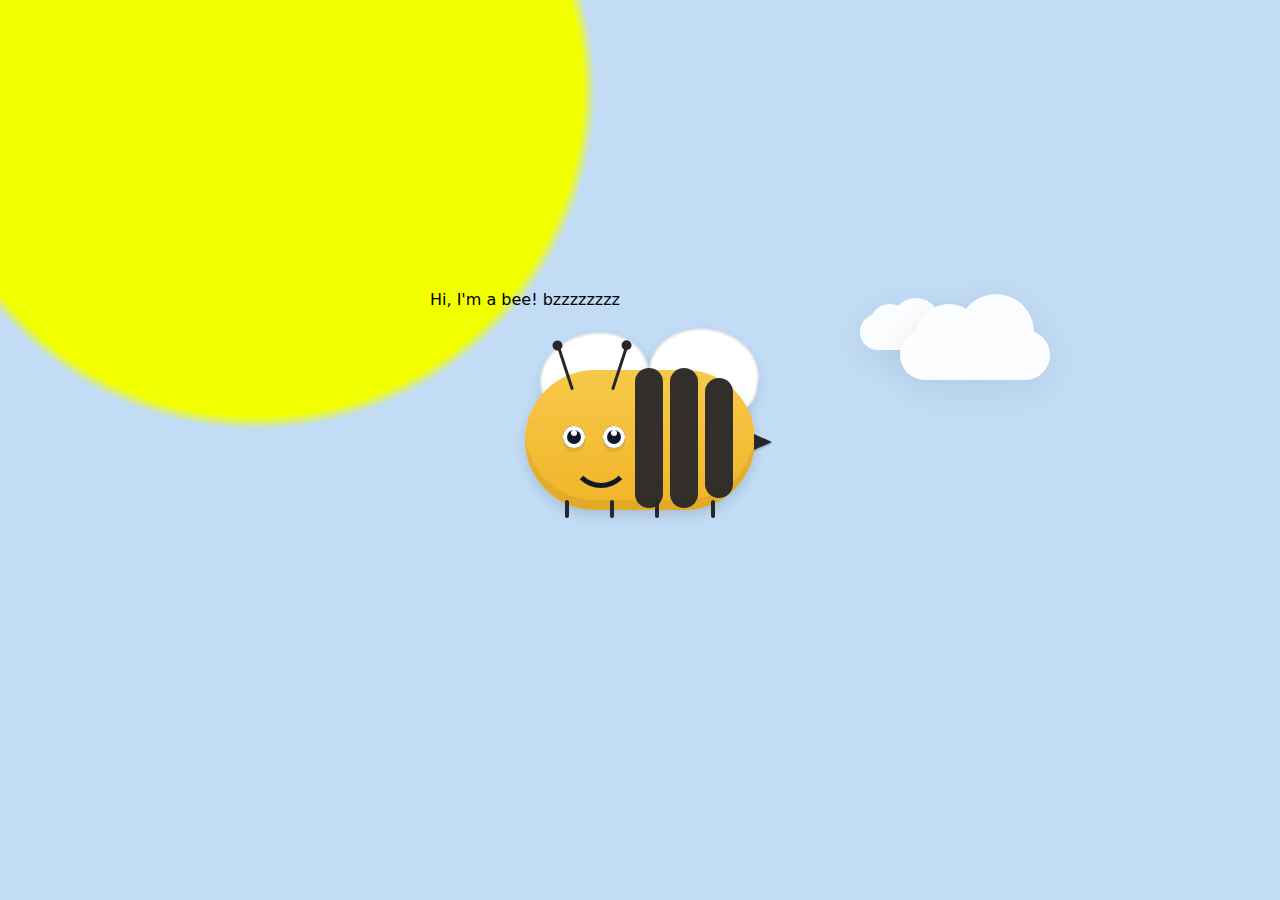
<file: The bee.html>
<!DOCTYPE html>
<html lang="en">
<head>
  <meta charset="utf-8" />
  <meta name="viewport" content="width=device-width, initial-scale=1" />
  <title>Bee – Pure HTML & CSS</title>
  <style>
    :root {
      --bee: #f7c948;
      --bee-dark: #f0b429;
      --stripe: #27272a;
      --wing: #ffffff;
      --wing-outline: rgba(0, 0, 0, 0.08);
      --eye: #111827;
      --bg: #f8fafc;
    }

    * { box-sizing: border-box; }

    body {
      min-height: 100vh;
      margin: 0;
      display: grid;
      place-items: center;
      background: radial-gradient(circle at 20% 10%, #f2ff00 0 25%, #c2dcf6 26% 100%);
      overflow: hidden;
      font-family: system-ui, -apple-system, Segoe UI, Roboto, Inter, Arial, "Helvetica Neue";
    }

    .scene {
      position: relative;
      width: 420px;
      height: 320px;
      isolation: isolate;
    }

    /* Clouds */
    .cloud { position: absolute; background: #fff; border-radius: 50px; filter: drop-shadow(0 8px 20px rgba(0,0,0,.08)); opacity: .95; }
    .cloud::before, .cloud::after { content: ""; position: absolute; background: #fff; border-radius: 50px; }
    .cloud.small { width: 90px; height: 36px; left: 430px; top: 24px; }
    .cloud.small::before { width: 40px; height: 40px; left: 10px; top: -10px; }
    .cloud.small::after  { width: 48px; height: 48px; right: 10px; top: -16px; }
    .cloud.large { width: 150px; height: 50px; right: -200px; top: 40px; }
    .cloud.large::before { width: 66px; height: 66px; left: 16px; top: -26px; }
    .cloud.large::after  { width: 76px; height: 76px; right: 16px; top: -36px; }

    /* Bee container */
    .bee {
      position: absolute;
      left: 50%;
      top: 50%;
      transform: translate(-50%, -50%);
      width: 230px;
      height: 160px;
      animation: hover 3s ease-in-out infinite;
    }

    @keyframes hover {
      0%, 100% { transform: translate(-50%, -50%) rotate(-2deg); }
      50%       { transform: translate(calc(-50% + 3px), calc(-50% - 6px)) rotate(2deg); }
    }

    /* Body */
    .body {
      position: absolute;
      left: 0; right: 0; margin: auto;
      width: 230px; height: 140px;
      border-radius: 110px;
      background: linear-gradient(180deg, var(--bee) 0%, var(--bee-dark) 100%);
      box-shadow: inset 0 -10px 0 rgba(0,0,0,.06), 0 6px 12px rgba(0,0,0,.12);
    }
    .strip { position: absolute; height: 28px; left: 16px; right: 16px; background: var(--stripe); border-radius: 20px; opacity: .95; transform: rotate(90deg) }
    .strip.s1 { left: 54px; width: 140px; top: 54px;}
    .strip.s2 { left: 89px; width: 140px; top: 54px;}
    .strip.s3 { left: 134px; width: 120px; top: 54px;}


    /* Wings */
    .wing { position: absolute; width: 110px; height: 90px; background: var(--wing); border-radius: 60% 60% 50% 50%; top: -40px; filter: drop-shadow(0 6px 6px rgba(0,0,0,.12)); border: 2px solid var(--wing-outline); }
    .w1 { left: 20px; transform: rotate(-12deg); animation: flap 3s ease-in-out infinite; transform-origin: 60% 80%; }
    .w2 { left: 120px; transform: rotate(8deg); animation: flap 3s ease-in-out -.2s infinite; transform-origin: 60% 80%; }
    @keyframes flap { 0%,100% { transform: rotate(-6deg) scale(1); } 50% { transform: rotate(10deg) scale(1.05); } }

    /* Face */
    .face { position: absolute; left: 20px; top: 36px; width: 120px; height: 90px; }
    .eye { position: absolute; width: 22px; height: 22px; background: var(--eye); border-radius: 50%; top: 20px; box-shadow: 0 0 0 4px #fff inset, 0 4px 0 rgba(0,0,0,.08); }
    .eye::after { content: ""; position: absolute; width: 6px; height: 6px; background: #fff; border-radius: 50%; top: 4px; left: 8px; }
    .eye.left  { left: 18px; }
    .eye.right { left: 58px; }
    .smile { position: absolute; width: 60px; height: 36px; border: 5px solid transparent; border-bottom-color: var(--eye); border-radius: 0 0 80px 80px; top: 46px; left: 26px; }

    /* Antennae */
    .antenna { position: absolute; width: 3px; height: 46px; background: var(--stripe); top: -26px; border-radius: 2px; transform-origin: bottom center; }
    .a1 { left: 46px; transform: rotate(-18deg); }
    .a2 { left: 86px; transform: rotate(18deg); }
    .antenna::after { content: ""; position: absolute; width: 10px; height: 10px; background: var(--stripe); border-radius: 50%; top: -6px; left: -4px; }

    /* Stinger */
    .stinger { position: absolute; right: -17px; top: 64px; width: 0; height: 0; border-left: 18px solid var(--stripe); border-top: 8px solid transparent; border-bottom: 8px solid transparent; filter: drop-shadow(0 2px 0 rgba(0,0,0,.15)); }

    /* Legs */
    .legs { position: absolute; bottom: -8px; left: 40px; right: 40px; height: 18px; }
    .leg { position: absolute; width: 4px; height: 18px; background: var(--stripe); bottom: 0; border-radius: 5px; }
    .leg:nth-child(1) { left: 0; }
    .leg:nth-child(2) { left: 30%; }
    .leg:nth-child(3) { left: 60%; }
    .leg:nth-child(4) { right: 0; }

    /* A11y */
    .visually-hidden { position: absolute; width: 1px; height: 1px; margin: -1px; border: 0; padding: 0; overflow: hidden; clip: rect(0 0 0 0); clip-path: inset(50%); }

    /* Responsive */
    @media (max-width: 560px) {
      .scene { width: 320px; height: 260px; }
      .bee { transform: translate(-50%, -50%) scale(.85); animation: none; }
    }
  </style>
</head>
<body>
  <div class="scene" role="img" aria-label="bee hovering with flapping wings.">
    <div class="cloud small"></div>
    <div class="cloud large"></div>

    <div class="bee" aria-hidden="true">
      <div class="wing w1"></div>
      <div class="wing w2"></div>

      <div class="body">
        <span class="strip s1"></span>
        <span class="strip s2"></span>
        <span class="strip s3"></span>

        <div class="antenna a1"></div>
        <div class="antenna a2"></div>

        <div class="face">
          <div class="eye left"></div>
          <div class="eye right"></div>
          <div class="smile"></div>
        </div>

        
        <div class="stinger"></div>
        <div class="legs">
          <div class="leg"></div>
          <div class="leg"></div>
          <div class="leg"></div>
          <div class="leg"></div>
        </div>
      </div>
 
    </div>
    <div class="shadow" aria-hidden="true"></div>
      <div class="bubble">Hi, I'm a bee!  bzzzzzzzz</div>
  </div>
</body>
</html>
</file>
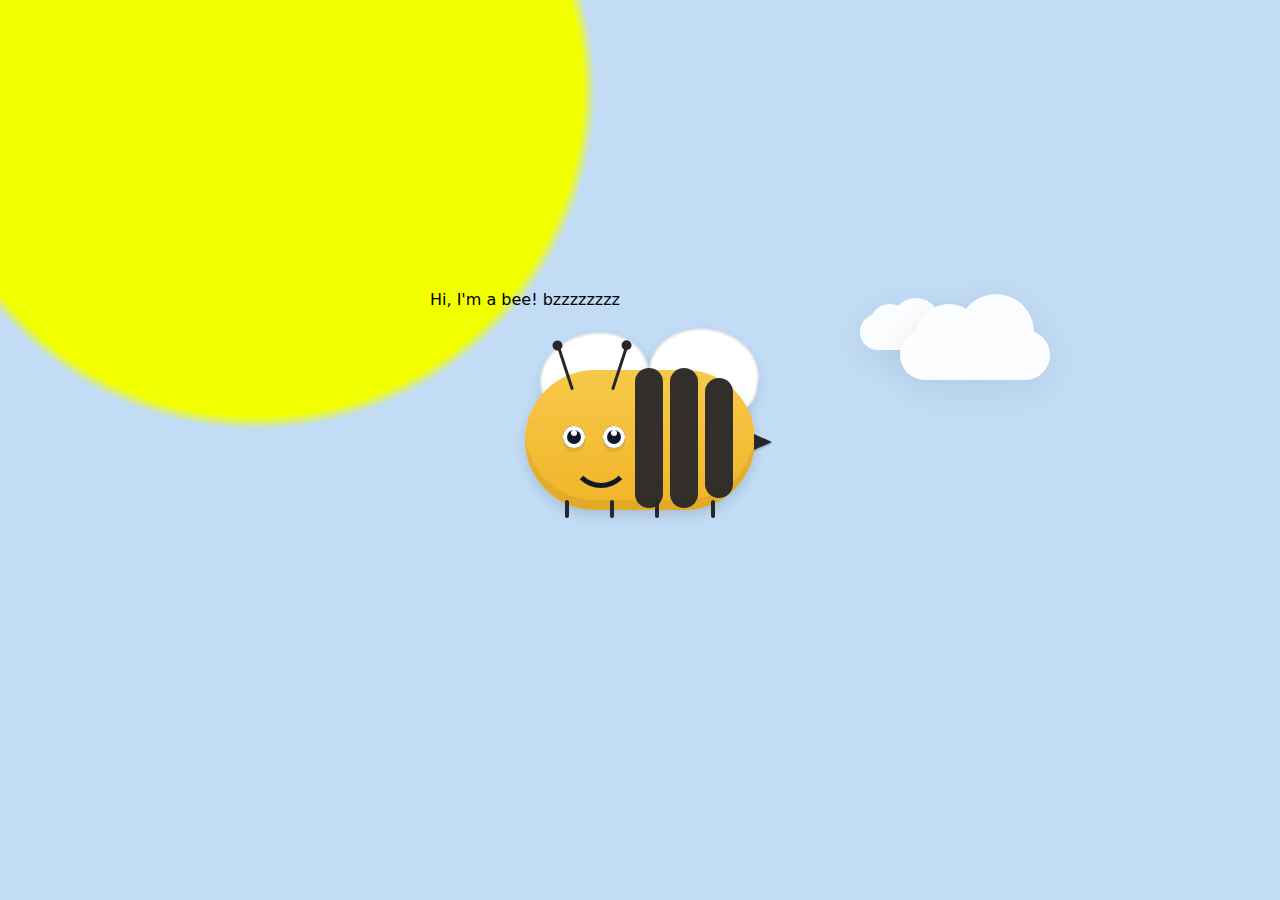
<file: Thebee.html>
<!DOCTYPE html>
<html lang="en">
<head>
  <meta charset="utf-8" />
  <meta name="viewport" content="width=device-width, initial-scale=1" />
  <title>Bee – Pure HTML & CSS</title>
  <style>
    :root {
      --bee: #f7c948;
      --bee-dark: #f0b429;
      --stripe: #27272a;
      --wing: #ffffff;
      --wing-outline: rgba(0, 0, 0, 0.08);
      --eye: #111827;
      --bg: #f8fafc;
    }

    * { box-sizing: border-box; }

    body {
      min-height: 100vh;
      margin: 0;
      display: grid;
      place-items: center;
      background: radial-gradient(circle at 20% 10%, #f2ff00 0 25%, #c2dcf6 26% 100%);
      overflow: hidden;
      font-family: system-ui, -apple-system, Segoe UI, Roboto, Inter, Arial, "Helvetica Neue";
    }

    .scene {
      position: relative;
      width: 420px;
      height: 320px;
      isolation: isolate;
    }

    /* Clouds */
    .cloud { position: absolute; background: #fff; border-radius: 50px; filter: drop-shadow(0 8px 20px rgba(0,0,0,.08)); opacity: .95; }
    .cloud::before, .cloud::after { content: ""; position: absolute; background: #fff; border-radius: 50px; }
    .cloud.small { width: 90px; height: 36px; left: 430px; top: 24px; }
    .cloud.small::before { width: 40px; height: 40px; left: 10px; top: -10px; }
    .cloud.small::after  { width: 48px; height: 48px; right: 10px; top: -16px; }
    .cloud.large { width: 150px; height: 50px; right: -200px; top: 40px; }
    .cloud.large::before { width: 66px; height: 66px; left: 16px; top: -26px; }
    .cloud.large::after  { width: 76px; height: 76px; right: 16px; top: -36px; }

    /* Bee container */
    .bee {
      position: absolute;
      left: 50%;
      top: 50%;
      transform: translate(-50%, -50%);
      width: 230px;
      height: 160px;
      animation: hover 3s ease-in-out infinite;
    }

    @keyframes hover {
      0%, 100% { transform: translate(-50%, -50%) rotate(-2deg); }
      50%       { transform: translate(calc(-50% + 3px), calc(-50% - 6px)) rotate(2deg); }
    }

    /* Body */
    .body {
      position: absolute;
      left: 0; right: 0; margin: auto;
      width: 230px; height: 140px;
      border-radius: 110px;
      background: linear-gradient(180deg, var(--bee) 0%, var(--bee-dark) 100%);
      box-shadow: inset 0 -10px 0 rgba(0,0,0,.06), 0 6px 12px rgba(0,0,0,.12);
    }
    .strip { position: absolute; height: 28px; left: 16px; right: 16px; background: var(--stripe); border-radius: 20px; opacity: .95; transform: rotate(90deg) }
    .strip.s1 { left: 54px; width: 140px; top: 54px;}
    .strip.s2 { left: 89px; width: 140px; top: 54px;}
    .strip.s3 { left: 134px; width: 120px; top: 54px;}


    /* Wings */
    .wing { position: absolute; width: 110px; height: 90px; background: var(--wing); border-radius: 60% 60% 50% 50%; top: -40px; filter: drop-shadow(0 6px 6px rgba(0,0,0,.12)); border: 2px solid var(--wing-outline); }
    .w1 { left: 20px; transform: rotate(-12deg); animation: flap 3s ease-in-out infinite; transform-origin: 60% 80%; }
    .w2 { left: 120px; transform: rotate(8deg); animation: flap 3s ease-in-out -.2s infinite; transform-origin: 60% 80%; }
    @keyframes flap { 0%,100% { transform: rotate(-6deg) scale(1); } 50% { transform: rotate(10deg) scale(1.05); } }

    /* Face */
    .face { position: absolute; left: 20px; top: 36px; width: 120px; height: 90px; }
    .eye { position: absolute; width: 22px; height: 22px; background: var(--eye); border-radius: 50%; top: 20px; box-shadow: 0 0 0 4px #fff inset, 0 4px 0 rgba(0,0,0,.08); }
    .eye::after { content: ""; position: absolute; width: 6px; height: 6px; background: #fff; border-radius: 50%; top: 4px; left: 8px; }
    .eye.left  { left: 18px; }
    .eye.right { left: 58px; }
    .smile { position: absolute; width: 60px; height: 36px; border: 5px solid transparent; border-bottom-color: var(--eye); border-radius: 0 0 80px 80px; top: 46px; left: 26px; }

    /* Antennae */
    .antenna { position: absolute; width: 3px; height: 46px; background: var(--stripe); top: -26px; border-radius: 2px; transform-origin: bottom center; }
    .a1 { left: 46px; transform: rotate(-18deg); }
    .a2 { left: 86px; transform: rotate(18deg); }
    .antenna::after { content: ""; position: absolute; width: 10px; height: 10px; background: var(--stripe); border-radius: 50%; top: -6px; left: -4px; }

    /* Stinger */
    .stinger { position: absolute; right: -17px; top: 64px; width: 0; height: 0; border-left: 18px solid var(--stripe); border-top: 8px solid transparent; border-bottom: 8px solid transparent; filter: drop-shadow(0 2px 0 rgba(0,0,0,.15)); }

    /* Legs */
    .legs { position: absolute; bottom: -8px; left: 40px; right: 40px; height: 18px; }
    .leg { position: absolute; width: 4px; height: 18px; background: var(--stripe); bottom: 0; border-radius: 5px; }
    .leg:nth-child(1) { left: 0; }
    .leg:nth-child(2) { left: 30%; }
    .leg:nth-child(3) { left: 60%; }
    .leg:nth-child(4) { right: 0; }

    /* A11y */
    .visually-hidden { position: absolute; width: 1px; height: 1px; margin: -1px; border: 0; padding: 0; overflow: hidden; clip: rect(0 0 0 0); clip-path: inset(50%); }

    /* Responsive */
    @media (max-width: 560px) {
      .scene { width: 320px; height: 260px; }
      .bee { transform: translate(-50%, -50%) scale(.85); animation: none; }
    }
  </style>
</head>
<body>
  <div class="scene" role="img" aria-label="bee hovering with flapping wings.">
    <div class="cloud small"></div>
    <div class="cloud large"></div>

    <div class="bee" aria-hidden="true">
      <div class="wing w1"></div>
      <div class="wing w2"></div>

      <div class="body">
        <span class="strip s1"></span>
        <span class="strip s2"></span>
        <span class="strip s3"></span>

        <div class="antenna a1"></div>
        <div class="antenna a2"></div>

        <div class="face">
          <div class="eye left"></div>
          <div class="eye right"></div>
          <div class="smile"></div>
        </div>

        
        <div class="stinger"></div>
        <div class="legs">
          <div class="leg"></div>
          <div class="leg"></div>
          <div class="leg"></div>
          <div class="leg"></div>
        </div>
      </div>
 
    </div>
    <div class="shadow" aria-hidden="true"></div>
      <div style="color: black" class="bubble">Hi, I'm a bee!  bzzzzzzzz</div>
  </div>
</body>
</html>
</file>
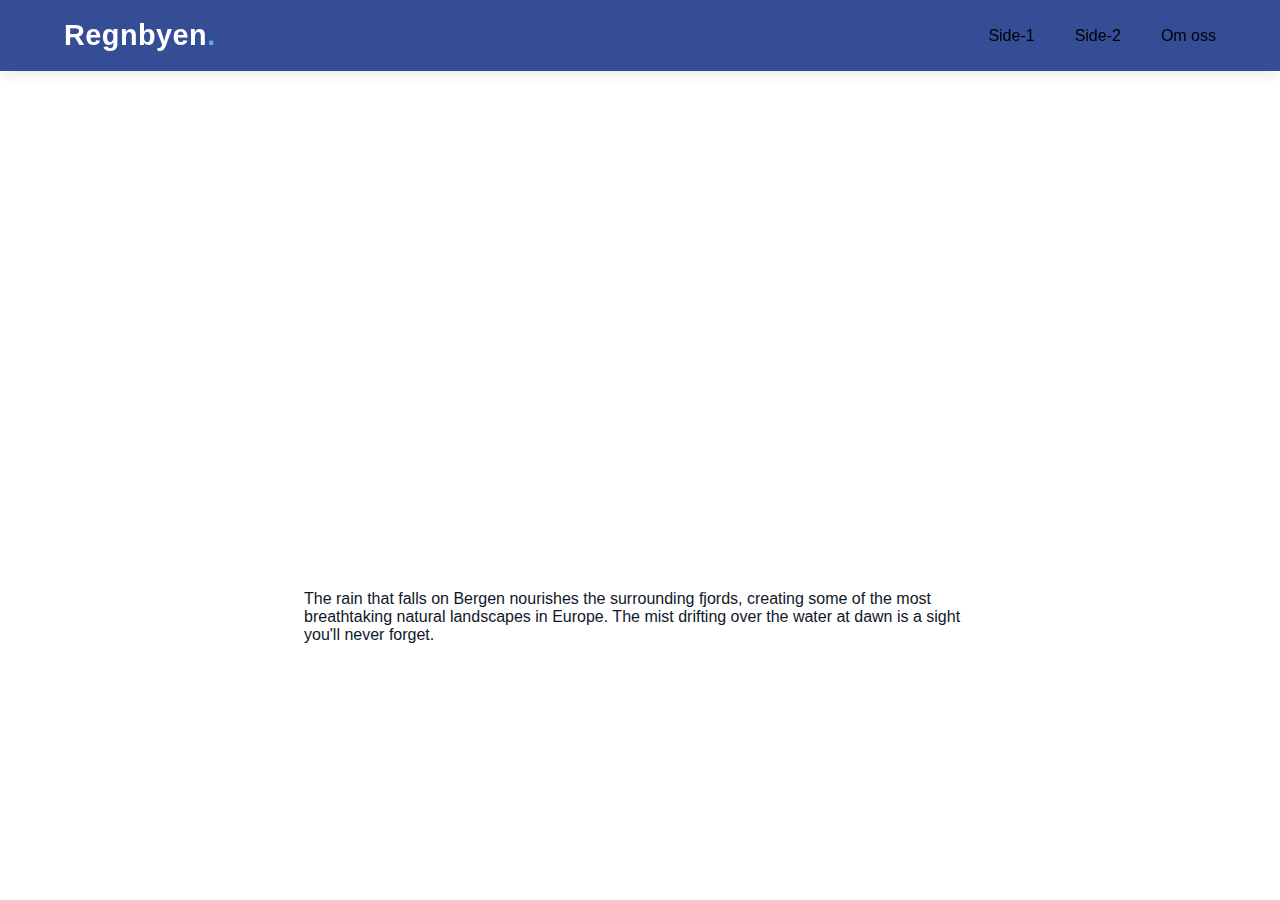
<file: vermelding.html>
<!-- vermelding.html -->
<!DOCTYPE html>
<html lang="en">
<head>
<meta charset="UTF-8">
<title>Regnbyen Bergen – Værmelding over Bergen</title>
<link rel="stylesheet" href="style.css">
</head>
<body>
<nav class="nav-container">
        <div class="nav-content page-content">
            <a href="index.html" class="logo" style="font-size: 1.8rem; font-weight: 700; color: white; text-decoration: none;">Regnbyen<span style="color: var(--secondary);">.</span></a>
            
            <div class="nav-links">
                <span class="nav-item">Side-1</span>
                <span class="nav-item">Side-2</span>
                <span class="nav-item">Om oss</span>
            </div>
        </div>
    </nav>

<section class="article">
  <div class="nav-bar-spacer"></div>
    <iframe src="https://www.yr.no/nn/innhald/1-92416/card.html"
            frameborder="0"
            style="width:100%; margin-top: 70px; height:500px; border:none;">
    </iframe>
  <p>
    The rain that falls on Bergen nourishes the surrounding fjords, creating some of the most breathtaking natural landscapes in Europe. The mist drifting over the water at dawn is a sight you'll never forget.
  </p>
</section>
</body>
</html>
</file>
<file: style.css>
/* -----------------------------
   Global variables & reset
   ----------------------------- */
:root {
    --primary: #1e3a8a;   /* Deep Nordic blue */
    --secondary: #60a5fa; /* Rainy sky blue */
    --accent: #0ea5e9;    /* Ocean‑inspired teal */
    --text-light: #f8fafc;/* Off‑white for text */
    --bg-dark: #0f172a;   /* Dark navy for depth */
}

* {
    margin: 0;
    padding: 0;
    box-sizing: border-box;
    font-family: 'Segoe UI', Tahoma, Geneva, Verdana, sans-serif;
}

/* -----------------------------
   Navigation Bar
   ----------------------------- */
.nav-container {
    position: fixed;
    top: 0;
    width: 100%;
    padding: 1.2rem 5%;
    background-color: rgba(30, 58, 138, 0.9);
    backdrop-filter: blur(10px);
    z-index: 100;
    box-shadow: 0 2px 15px rgba(0, 0, 0, 0.1);
}
.nav-content {
    max-width: 1400px;
    margin: 0 auto;
    display: flex;
    justify-content: space-between;
    align-items: center;
    gap: 2rem;
}
.logo {
    font-size: 1.6rem;
    font-weight: 700;
    color: var(--text-light);
    text-decoration: none;
    letter-spacing: 0.5px;
}
.nav-links {
    display: flex;
    gap: 2.5rem;
}
.nav-item {
    position: relative;
    cursor: pointer;
}
.nav-item span {
    color: var(--text-light);
    font-weight: 500;
    padding: 0.6rem 0;
    display: inline-block;
    transition: color 0.3s ease;
}
.nav-item:hover span {
    color: var(--secondary);
}
.dropdown-menu {
    position: absolute;
    top: 120%;
    left: 50%;
    transform: translateX(-50%);
    background-color: white;
    border-radius: 10px;
    box-shadow: 0 8px 25px rgba(0, 0, 0, 0.12);
    padding: 1rem 0;
    min-width: 220px;
    opacity: 0;
    visibility: hidden;
    transition: all 0.3s ease;
}
.nav-item:hover .dropdown-menu {
    opacity: 1;
    visibility: visible;
    transform: translateX(-50%) translateY(-8px);
}
.dropdown-link {
    display: block;
    color: var(--primary);
    text-decoration: none;
    padding: 0.7rem 2rem;
    font-size: 0.98rem;
    transition: all 0.3s ease;
}
.dropdown-link:hover {
    background-color: rgba(96, 165, 250, 0.1);
    color: var(--accent);
    padding-left: 2.4rem;
}
.nav-cta {
    background-color: var(--secondary);
    color: white;
    padding: 0.6rem 1.8rem;
    border-radius: 6px;
    text-decoration: none;
    font-weight: 600;
    transition: all 0.3s ease;
}
.nav-cta:hover {
    background-color: var(--accent);
    transform: translateY(-2px);
    box-shadow: 0 4px 12px rgba(14, 165, 233, 0.3);
}

/* -----------------------------
   Hero Section
   ----------------------------- */
.hero {
    min-height: 100vh;
    display: flex;
    align-items: center;
    justify-content: center;
    text-align: center;
    padding: 6rem 5% 2rem;
    background: linear-gradient(rgba(15, 23, 42, 0.7), rgba(15, 23, 42, 0.8)),
                url('DSCF9567.JPG') center/cover;
    color: var(--text-light);
    position: relative;
    overflow: hidden;
    background-size:cover;
    background-position:center center;
    background-repeat:no-repeat;
    background-attachment:fixed;
}
.hero::before {
    content: "";
    position: absolute;
    top: 0;
    left: 0;
    width: 100%;
    height: 100%;
    background-image: url('https://www.transparenttextures.com/patterns/rain.png');
    opacity: 0.15;
    pointer-events: none;
}
.hero-content { max-width: 800px; z-index: 2; }
.hero h1 {
    font-size: 4.8rem;
    margin-bottom: 1.5rem;
    background: linear-gradient(to right, var(--secondary), white);
    -webkit-background-clip: text;
    background-clip: text;
    color: transparent;
    line-height: 1.6;
}
.hero p { font-size: 1.2rem; margin-bottom: 2.5rem; line-height: 1.6; opacity: 0.9; }
.cta-button {
    display: inline-block;
    background-color: var(--accent);
    color: white;
    padding: 1rem 2.5rem;
    border-radius: 8px;
    text-decoration: none;
    font-weight: 600;
    font-size: 1.1rem;
    transition: all 0.4s ease;
    box-shadow: 0 6px 20px rgba(14, 165, 233, 0.4);
}
.cta-button:hover {
    transform: translateY(-3px);
    box-shadow: 0 8px 25px rgba(14, 165, 233, 0.5);
    background-color: #0d9488;
}

/* -----------------------------
   Rain Animation Overlay
   ----------------------------- */
.rain {
    position: absolute;
    top: 0;
    left: 0;
    width: 100%;
    height: 100%;
    pointer-events: none;
    z-index: 1;
}
.drop {
    position: absolute;
    bottom: 100%;
    width: 1.5px;
    background: linear-gradient(to bottom, transparent, rgba(255, 255, 255, 0.7));
    border-radius: 50% 50% 50% 50% / 60% 60% 40% 40%;
    animation: rain linear infinite;
}
@keyframes rain { to { transform: translateY(100vh); } }

/* -----------------------------
   About Section
   ----------------------------- */
.about {
    padding: 6rem 5%;
    max-width: 1400px;
    margin: 0 auto;
    color: var(--bg-dark);
}
.about h2 {
    font-size: 2.5rem;
    margin-bottom: 3rem;
    text-align: center;
    color: var(--primary);
    position: relative;
}
.about h2::after {
    content: "";
    display: block;
    width: 80px;
    height: 4px;
    background-color: var(--secondary);
    margin: 1rem auto 0;
    border-radius: 2px;
}
.about-grid {
    display: grid;
    grid-template-columns: repeat(auto-fit, minmax(300px, 1fr));
    gap: 3rem;
}
.card {
    background-color: rgb(101, 211, 255);
    border-radius: 12px;
    padding: 2.5rem;
    box-shadow: 0 5px 15px rgba(0, 0, 0, 0.08);
    transition: transform 0.3s ease;
}
.card:hover { transform: translateY(-10px); }
.card h3 { font-size: 1.5rem; margin-bottom: 1rem; color: black; }
.card p { line-height: 1.7; opacity: 0.8; color: black }

/* -----------------------------
   Article Section
   ----------------------------- */

.article{
    padding: 1rem 5%;
    max-width: 800px;
    margin: 0 auto;
    color: var(--bg-dark);
}
.article h2 {
    font-size: 2.5rem;
    margin-bottom: 1rem;
    text-align: center;
    color: var(--primary);
    position: relative;
}
.article h2::after {
    content: "";
    display: block;
    width: 80px;
    height: 4px;
    background-color: var(--secondary);
    margin: 1rem auto 0;
    border-radius: 2px;
}

/* -----------------------------
   Footer
   ----------------------------- */
footer {
    background-color: var(--bg-dark);
    color: var(--text-light);
    text-align: center;
    padding: 2rem 5%;
    margin-top: 4rem;
}
footer p { opacity: 0.7; font-size: 0.95rem; }

/* -----------------------------
   Responsive
   ----------------------------- */
@media (max-width: 768px) {
    .nav-links { display: none; }
    .hero h1 { font-size: 2.5rem; }
    .hero p { font-size: 1.1rem; }
    .about-grid { grid-template-columns: 1fr; }
}

/* -----------------------------
   Rain animation enablement
   ----------------------------- */
@media (prefers-reduced-motion: no-preference) {
    .rain { display: block; }
}

/* -----------------------------
   Smooth scroll
   ----------------------------- */
html { scroll-behavior: smooth; }
</file>
